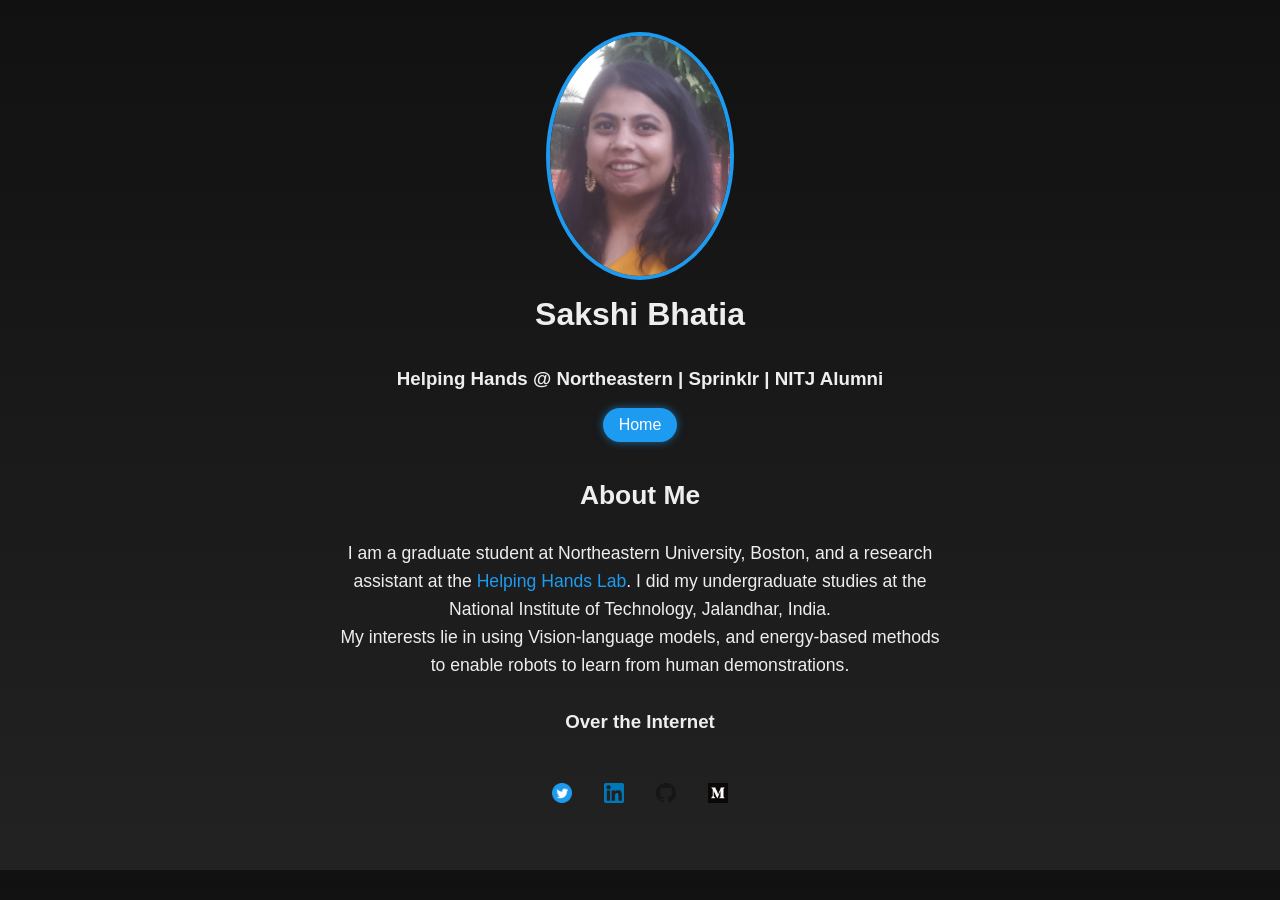
<file: about.html>
<!DOCTYPE html>
<html lang="en">
<head>
  <meta charset="UTF-8" />
  <meta name="viewport" content="width=device-width, initial-scale=1.0"/>
  <title>Sakshi About</title>
  <link rel="stylesheet" href="aboutme.css" />
</head>
<body>
  <header class="header">
    <div class="container">
      <img src="images/small.jpeg" alt="Profile" height="200" class="avatar"/>
      <h1>Sakshi Bhatia</h1>
      <h3>Helping Hands @ Northeastern | Sprinklr | NITJ Alumni </h3>
      <nav class="nav">
        <a class="nav-link active" href="index.html">Home</a>
        <!-- <a class="nav-link" href="#">Read Recommendations</a>
        <a class="nav-link" href="#">Research</a> -->
      </nav>
    </div>
  </header>

  <section class="about">
    <h2>About Me</h2>
    I am a graduate student at Northeastern University, Boston, and a research assistant at the
            <a href="https://www2.ccs.neu.edu/research/helpinghands/" text-decoration: none;">
            Helping Hands Lab</a>.
            I did my undergraduate studies at the National Institute of Technology, Jalandhar, India.
            <br>
            My interests lie in using Vision-language models, and energy-based methods to enable robots to learn 
            from human demonstrations.
  </section>

  <center>
    <h3>Over the Internet</h3>
    <table cellspacing="30">
    <tr>
        <td><a href="https://twitter.com/SakshiB79"><img class="zoom" src="images/Twitter.png" alt="Twitter" height="20" width="20"></a></td>
        <td><a href="https://www.linkedin.com/in/sakshi-bhatia-sb/"> <img class="zoom" src="images/linkedin.png" alt="Linkedin" height="20" width="20"> </a></td>
        <td><a href="https://github.com/sakshi79"> <img class="zoom" src="images/GitHub.png" alt="Github" height="20" width="20"> </a></td>
        <td><a href="https://medium.com/@sakshi77"> <img class="zoom" src="images/medium.png" alt="Medium" height="20" width="20"> </a></td>
    </tr>
    </table>
</center>
</body>
</html>
</file>
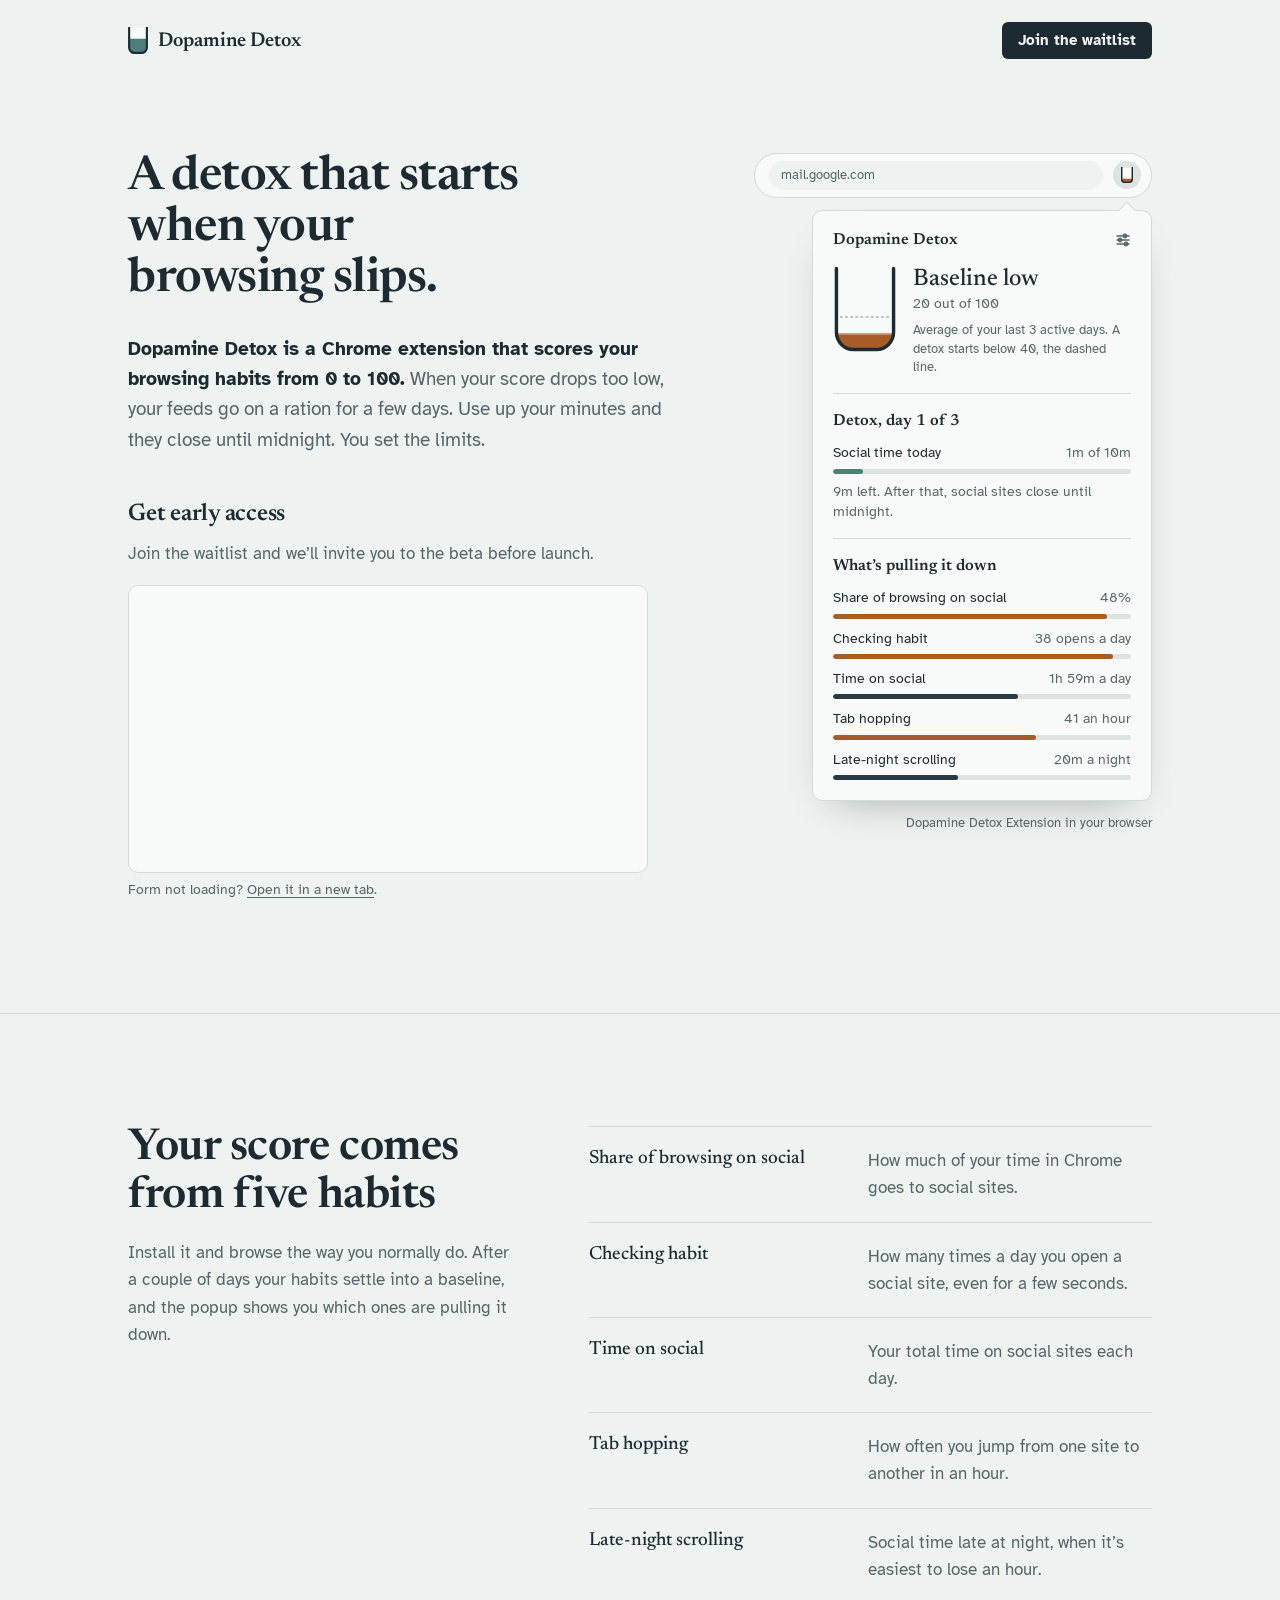
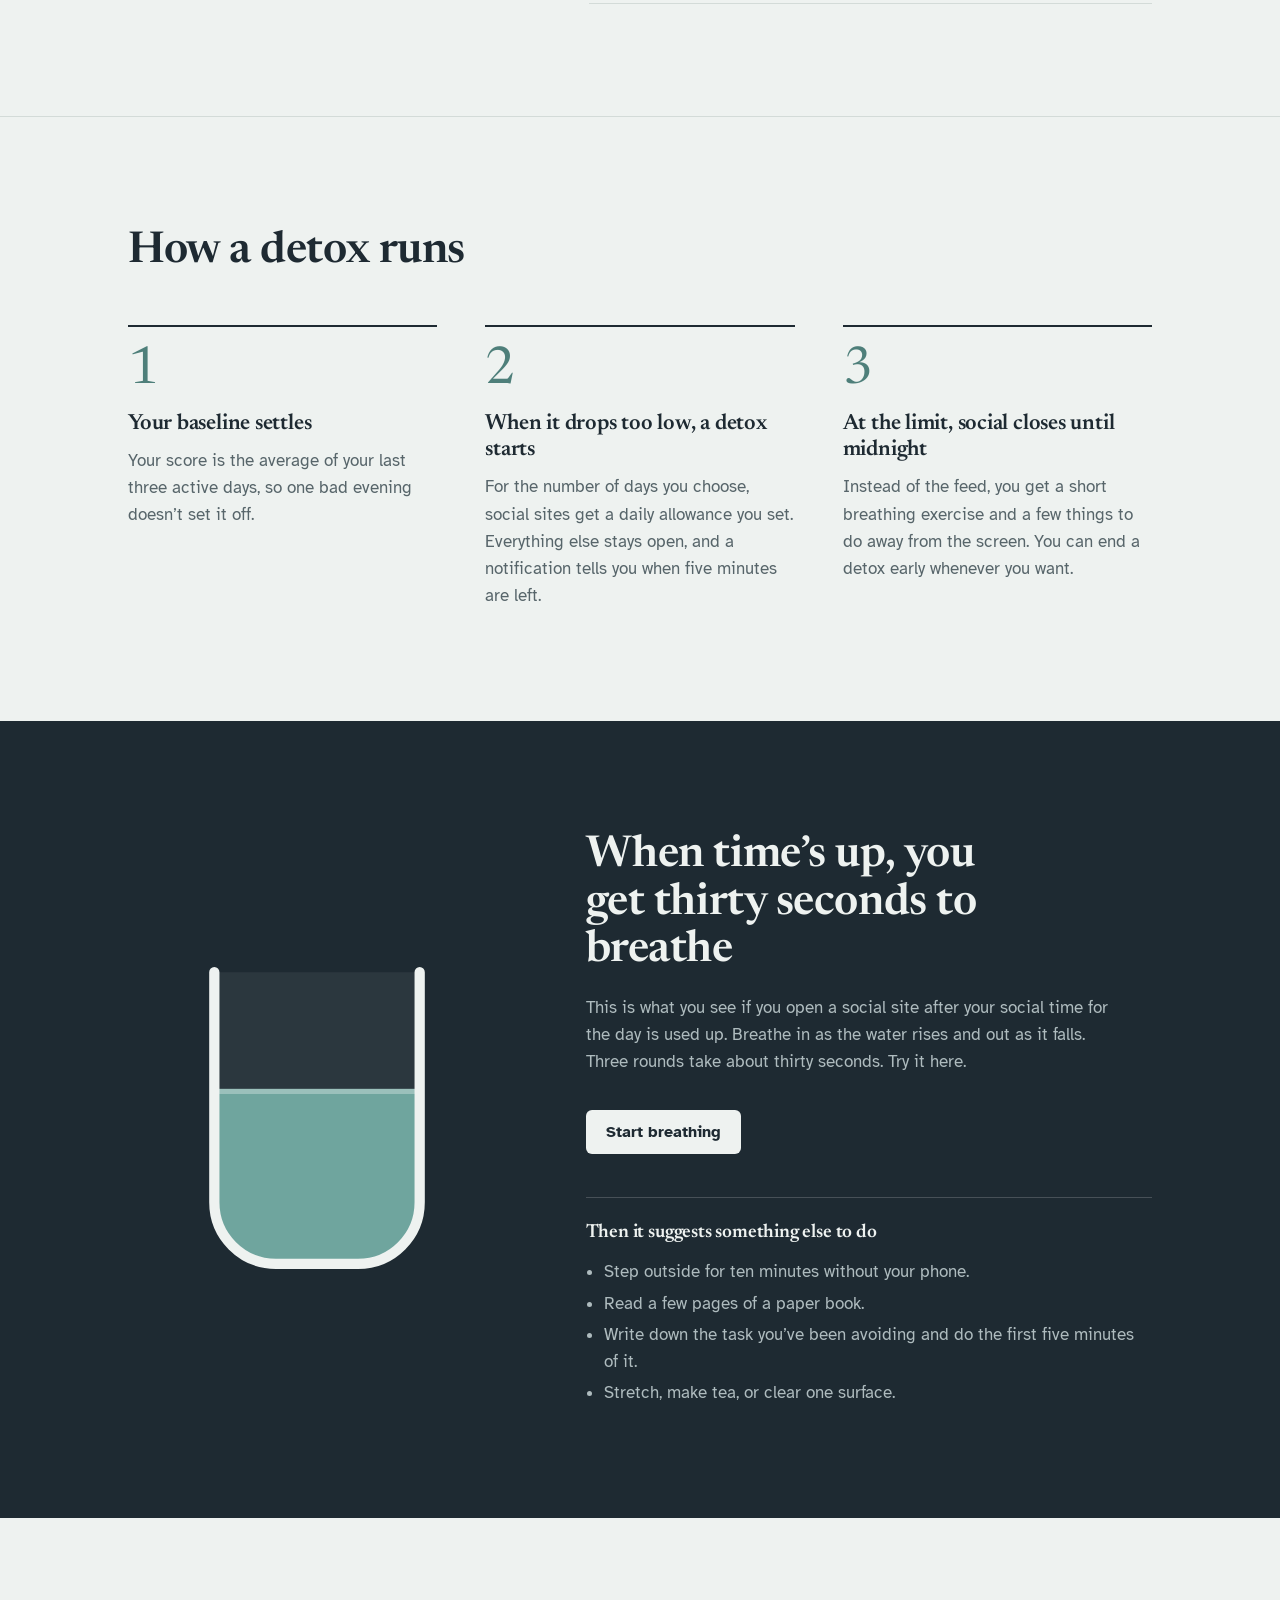
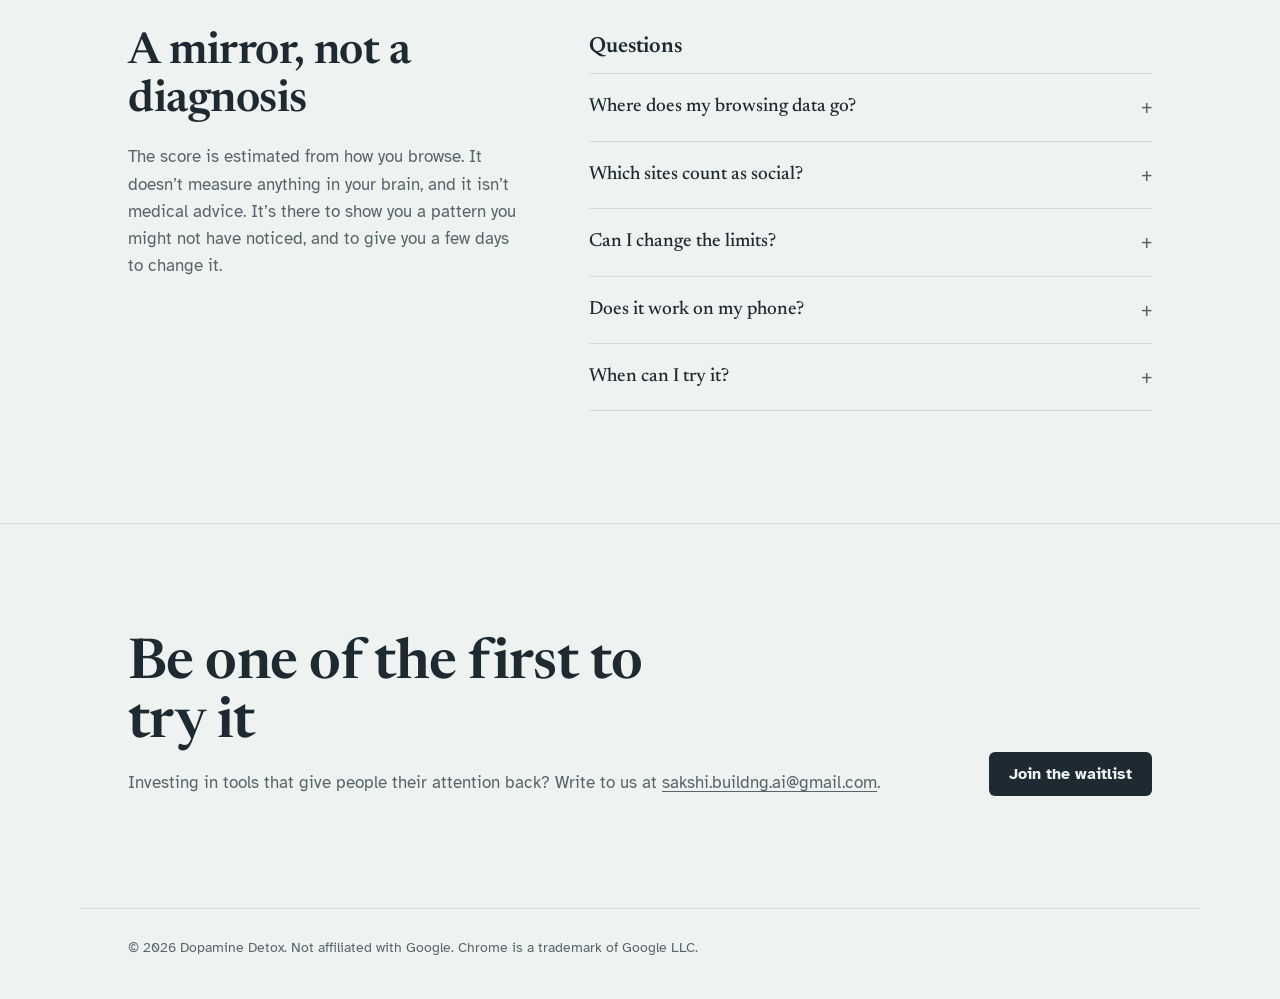
<file: dopamine_detox.html>
<!DOCTYPE html>
<html lang="en">
<head>
<!--
  BEFORE YOU PUBLISH, EDIT THESE (search for "TODO"):
  1. TALLY_FORM_ID near the bottom of this file: paste the ID from your Tally share link
     (https://tally.so/r/abc123  ->  "abc123").
  2. Optional: og:image below, once you have a preview image hosted (1200x627 works well on LinkedIn).
-->
<meta charset="utf-8">
<meta name="viewport" content="width=device-width, initial-scale=1">
<title>Dopamine Detox: a reset for your browsing habits</title>
<meta name="description" content="A Chrome extension that scores your browsing habits and limits social media for a few days when they slip. Join the waitlist.">
<meta property="og:title" content="Dopamine Detox: a reset for your browsing habits">
<meta property="og:description" content="A Chrome extension that scores your browsing habits and steps in when they slip. Join the waitlist for early access.">
<meta property="og:type" content="website">
<!-- TODO (optional): <meta property="og:image" content="https://YOUR-USERNAME.github.io/YOUR-REPO/preview.png"> -->
<link rel="icon" href="data:image/svg+xml,%3Csvg xmlns='http://www.w3.org/2000/svg' viewBox='0 0 112 152'%3E%3CclipPath id='c'%3E%3Cpath d='M6 4V116A30 30 0 0 0 36 146H76A30 30 0 0 0 106 116V4Z'/%3E%3C/clipPath%3E%3Cpath d='M6 4V116A30 30 0 0 0 36 146H76A30 30 0 0 0 106 116V4Z' fill='%23F8FAF9'/%3E%3Crect clip-path='url(%23c)' x='0' y='70' width='112' height='90' fill='%234E7F7A'/%3E%3Cpath d='M6 4V116A30 30 0 0 0 36 146H76A30 30 0 0 0 106 116V4' fill='none' stroke='%231E2A32' stroke-width='10'/%3E%3C/svg%3E">
<link rel="preconnect" href="https://fonts.googleapis.com">
<link rel="preconnect" href="https://fonts.gstatic.com" crossorigin>
<link href="https://fonts.googleapis.com/css2?family=Atkinson+Hyperlegible:wght@400;700&family=Newsreader:opsz,wght@6..72,500;6..72,600&display=swap" rel="stylesheet">
<style>
  :root {
    --bg: #EEF2F0;
    --surface: #F8FAF9;
    --ink: #1E2A32;
    --muted: #57656A;
    --rule: #D3DBD8;
    --track: #DCE3E0;
    --water: #4E7F7A;
    --copper: #A95C27;
    --steady: #2A3A44;
    --deep: #1E2A32;
    --on-deep: #EEF2F0;
    --on-deep-muted: #AEBBBE;
    --deep-water: #6FA59E;
    --serif: "Newsreader", Georgia, "Times New Roman", serif;
    --sans: "Atkinson Hyperlegible", system-ui, -apple-system, "Segoe UI", sans-serif;
    color-scheme: light;
  }
  @media (prefers-color-scheme: dark) {
    :root {
      --bg: #162024;
      --surface: #1D292E;
      --ink: #E4EBE8;
      --muted: #9DACB0;
      --rule: #2D3B41;
      --track: #2D3B41;
      --water: #6FA59E;
      --copper: #D58C57;
      --steady: #B9C7CB;
      --deep: #203E3A;
      --on-deep: #EAF1EF;
      --on-deep-muted: #A9C2BE;
      --deep-water: #8BBDB6;
      color-scheme: dark;
    }
  }

  *, *::before, *::after { box-sizing: border-box; }
  html { -webkit-text-size-adjust: 100%; scroll-behavior: smooth; }
  @media (prefers-reduced-motion: reduce) { html { scroll-behavior: auto; } }
  body {
    margin: 0;
    background: var(--bg);
    color: var(--ink);
    font-family: var(--sans);
    font-size: 1.0625rem;
    line-height: 1.6;
  }
  img, svg { max-width: 100%; }
  a { color: inherit; text-underline-offset: 3px; }
  :focus-visible { outline: 3px solid var(--water); outline-offset: 3px; border-radius: 4px; }
  h1, h2, h3 { font-family: var(--serif); font-weight: 600; margin: 0; letter-spacing: -0.01em; }
  p { margin: 0; }

  .wrap { max-width: 1120px; margin-inline: auto; padding-inline: clamp(20px, 5vw, 48px); }
  .band { padding-block: clamp(64px, 9vw, 112px); }
  .band--ruled { border-top: 1px solid var(--rule); }

  .btn {
    display: inline-block;
    font: 700 1rem/1 var(--sans);
    padding: 14px 20px;
    border-radius: 6px;
    border: 0;
    background: var(--ink);
    color: var(--bg);
    text-decoration: none;
    cursor: pointer;
  }
  .btn:hover { opacity: .9; }

  .todo {
    background: #FFF1B8;
    color: #3B2F00;
    outline: 2px dashed #C9A100;
    outline-offset: 2px;
    padding: 0 4px;
    border-radius: 3px;
  }

  /* Header */
  .site-head { display: flex; align-items: center; justify-content: space-between; gap: 16px; padding-block: 22px; }
  .brand { display: flex; align-items: center; gap: 10px; font-family: var(--serif); font-weight: 600; font-size: 1.25rem; text-decoration: none; }
  .brand svg { width: 20px; height: 27px; }
  .site-head .btn { padding: 11px 16px; font-size: .9375rem; }

  /* Vessel parts, shared */
  .v-glass { fill: var(--surface); }
  .v-line { fill: none; stroke: var(--ink); stroke-linecap: round; stroke-linejoin: round; }
  .v-dash { stroke: var(--ink); stroke-dasharray: 5 4; opacity: .5; }
  .v-low { fill: var(--copper); }
  .v-water { fill: var(--water); }
  .v-shine { fill: #fff; opacity: .3; }

  /* Hero */
  .hero { display: grid; gap: clamp(48px, 7vw, 88px); padding-block: clamp(32px, 6vw, 72px) clamp(64px, 9vw, 112px); }
  @media (min-width: 920px) { .hero { grid-template-columns: minmax(0, 1.15fr) minmax(0, .85fr); align-items: start; } }
  .hero h1 { font-size: clamp(2.2rem, 4.2vw, 3rem); line-height: 1.06; }
  .hero h1 span { text-wrap: balance; }
  .hero h1 span { display: block; }
  .hero-lede { margin-top: 28px; font-size: 1.1875rem; max-width: 34em; color: var(--muted); }
  .hero-lede strong { color: var(--ink); font-weight: 700; }

  .join { margin-top: 40px; max-width: 520px; scroll-margin-top: 24px; }
  .join h2 { font-size: 1.5rem; }
  .join > p { margin-top: 6px; color: var(--muted); }
  /* The form panel stays light in dark mode so Tally's default dark text stays readable. */
  .form-panel {
    margin-top: 18px;
    background: #F8FAF9;
    color: #1E2A32;
    border: 1px solid #D3DBD8;
    border-radius: 10px;
    padding: 18px 18px 8px;
    min-height: 120px;
  }
  .form-panel iframe { display: block; width: 100%; border: 0; }
  .form-fallback { margin-top: 10px; font-size: .875rem; color: var(--muted); }
  .form-setup { font-size: .9375rem; line-height: 1.5; padding-bottom: 10px; }
  .form-setup code { font-size: .875rem; }

  /* Browser-popup replica */
  .demo { margin: 0; justify-self: stretch; }
  @media (min-width: 920px) { .demo { justify-self: end; width: 100%; max-width: 400px; } }
  .chrome-bar {
    display: flex; align-items: center; gap: 10px;
    background: var(--surface);
    border: 1px solid var(--rule);
    border-radius: 999px;
    padding: 7px 10px 7px 14px;
  }
  .chrome-bar .omni { flex: 1; font-size: .8125rem; color: var(--muted); background: var(--bg); border-radius: 999px; padding: 4px 12px; overflow: hidden; white-space: nowrap; text-overflow: ellipsis; }
  .chrome-bar .ext { width: 28px; height: 28px; display: grid; place-items: center; border-radius: 50%; background: var(--track); }
  .chrome-bar .ext svg { width: 12px; height: 16px; }
  .pop {
    position: relative;
    margin: 12px 0 0 auto;
    width: min(100%, 340px);
    background: var(--surface);
    border: 1px solid var(--rule);
    border-radius: 10px;
    padding: 18px 20px 20px;
    font-size: .875rem;
    line-height: 1.45;
    box-shadow: 0 18px 40px -24px rgba(30, 42, 50, .45);
  }
  .pop::before {
    content: "";
    position: absolute; top: -7px; right: 18px;
    width: 12px; height: 12px;
    background: var(--surface);
    border-left: 1px solid var(--rule); border-top: 1px solid var(--rule);
    transform: rotate(45deg);
  }
  .pop-head { display: flex; justify-content: space-between; align-items: center; font-family: var(--serif); font-weight: 600; font-size: 1rem; }
  .pop-head svg { width: 16px; height: 16px; stroke: var(--muted); fill: none; stroke-width: 1.6; stroke-linecap: round; }
  .pop-score { display: grid; grid-template-columns: 64px 1fr; gap: 16px; margin-top: 14px; }
  .pop-score svg { width: 64px; height: 87px; }
  .pop-big { font-family: var(--serif); font-size: 1.5rem; line-height: 1.1; font-weight: 500; }
  .pop-sub { color: var(--muted); margin-top: 2px; }
  .pop-note { color: var(--muted); font-size: .8125rem; margin-top: 6px; }
  .pop hr { border: 0; border-top: 1px solid var(--rule); margin: 16px 0; }
  .pop-h { font-family: var(--serif); font-weight: 600; font-size: 1rem; margin-bottom: 8px; }
  .meter { display: flex; justify-content: space-between; gap: 12px; margin-top: 10px; }
  .meter span:last-child { color: var(--muted); white-space: nowrap; }
  .bar { height: 5px; border-radius: 3px; background: var(--track); margin-top: 5px; overflow: hidden; }
  .bar i { display: block; height: 100%; width: var(--w); background: var(--c, var(--copper)); border-radius: 3px; }
  .pop-small { color: var(--muted); margin-top: 8px; }
  .demo figcaption { margin-top: 12px; font-size: .8125rem; color: var(--muted); text-align: right; }

  /* Habits */
  .split { display: grid; gap: 40px; }
  @media (min-width: 880px) { .split { grid-template-columns: minmax(0, .9fr) minmax(0, 1.3fr); gap: 72px; } }
  .split h2 { font-size: clamp(2rem, 4vw, 2.75rem); line-height: 1.08; max-width: 14ch; }
  .split .intro { margin-top: 18px; color: var(--muted); max-width: 30em; }
  .habits { margin: 0; }
  .habits div { padding-block: 20px; border-top: 1px solid var(--rule); display: grid; gap: 4px; }
  .habits div:last-child { border-bottom: 1px solid var(--rule); }
  @media (min-width: 600px) { .habits div { grid-template-columns: 15em 1fr; gap: 24px; } }
  .habits dt { font-family: var(--serif); font-size: 1.1875rem; font-weight: 500; line-height: 1.3; }
  .habits dd { margin: 0; color: var(--muted); }

  /* Steps */
  .steps-head { font-size: clamp(2rem, 4vw, 2.75rem); line-height: 1.08; }
  .steps { list-style: none; margin: 48px 0 0; padding: 0; display: grid; gap: 40px; counter-reset: step; }
  @media (min-width: 880px) { .steps { grid-template-columns: repeat(3, minmax(0, 1fr)); gap: 48px; } }
  .steps li { counter-increment: step; border-top: 2px solid var(--ink); padding-top: 18px; }
  .steps li::before { content: counter(step); display: block; font-family: var(--serif); font-size: 3.25rem; line-height: 1; color: var(--water); margin-bottom: 14px; }
  .steps h3 { font-size: 1.375rem; line-height: 1.2; }
  .steps p { margin-top: 10px; color: var(--muted); max-width: 30em; }

  /* Breathing */
  .breath { background: var(--deep); color: var(--on-deep); }
  .breath .v-glass { fill: rgba(255, 255, 255, .06); }
  .breath .v-line { stroke: var(--on-deep); }
  .breath .v-water { fill: var(--deep-water); }
  .breath-grid { display: grid; gap: 48px; align-items: center; }
  @media (min-width: 880px) { .breath-grid { grid-template-columns: minmax(0, .8fr) minmax(0, 1.2fr); gap: 80px; } }
  .breath-vessel { display: grid; justify-items: center; }
  .breath-vessel svg { width: clamp(150px, 22vw, 230px); height: auto; overflow: visible; }
  #breathWater { transition: transform 5s cubic-bezier(.45, 0, .55, 1); }
  @media (prefers-reduced-motion: reduce) { #breathWater { transition: none; } }
  .breath h2 { font-size: clamp(2rem, 4vw, 2.75rem); line-height: 1.08; max-width: 16ch; }
  .breath p { color: var(--on-deep-muted); }
  .breath .lead { margin-top: 18px; max-width: 32em; }
  .breath-controls { margin-top: 28px; display: flex; flex-wrap: wrap; align-items: center; gap: 12px 24px; }
  .breath .btn { background: var(--on-deep); color: var(--deep); }
  .breath :focus-visible { outline-color: var(--on-deep); }
  .cue { font-family: var(--serif); font-size: 1.75rem; line-height: 1.2; min-height: 1.2em; color: var(--on-deep); }
  .round { font-size: .9375rem; color: var(--on-deep-muted); min-height: 1.6em; }
  .instead { margin-top: 36px; padding-top: 20px; border-top: 1px solid rgba(255, 255, 255, .18); }
  .instead h3 { font-size: 1.1875rem; }
  .instead ul { margin: 10px 0 0; padding-left: 1.1em; color: var(--on-deep-muted); }
  .instead li + li { margin-top: 4px; }

  /* Honesty + questions */
  .mirror p { margin-top: 18px; color: var(--muted); max-width: 30em; }
  .faq h3 { font-size: 1.375rem; margin-bottom: 8px; }
  .faq details { border-top: 1px solid var(--rule); }
  .faq details:last-of-type { border-bottom: 1px solid var(--rule); }
  .faq summary {
    list-style: none; cursor: pointer;
    display: flex; justify-content: space-between; gap: 16px;
    padding-block: 18px;
    font-family: var(--serif); font-size: 1.1875rem; font-weight: 500;
  }
  .faq summary::-webkit-details-marker { display: none; }
  .faq summary::after { content: "+"; font-family: var(--sans); color: var(--muted); }
  .faq details[open] summary::after { content: "\2212"; }
  .faq details p { padding-bottom: 20px; color: var(--muted); max-width: 36em; }

  /* Closing */
  .closing { display: grid; gap: 24px; }
  @media (min-width: 880px) { .closing { grid-template-columns: 1fr auto; align-items: end; } }
  .closing h2 { font-size: clamp(2.2rem, 5vw, 3.5rem); line-height: 1.04; max-width: 15ch; }
  .closing p { margin-top: 16px; color: var(--muted); }
  .site-foot { padding-block: 28px 40px; border-top: 1px solid var(--rule); font-size: .875rem; color: var(--muted); }
</style>
</head>
<body>

<header class="wrap site-head">
  <a class="brand" href="#top" id="top">
    <svg viewBox="0 0 112 152" aria-hidden="true">
      <clipPath id="clip-logo"><path d="M6 4V116A30 30 0 0 0 36 146H76A30 30 0 0 0 106 116V4Z"/></clipPath>
      <path class="v-glass" d="M6 4V116A30 30 0 0 0 36 146H76A30 30 0 0 0 106 116V4Z"/>
      <rect class="v-water" clip-path="url(#clip-logo)" x="0" y="66" width="112" height="90"/>
      <path class="v-line" stroke-width="12" d="M6 4V116A30 30 0 0 0 36 146H76A30 30 0 0 0 106 116V4"/>
    </svg>
    Dopamine Detox
  </a>
  <a class="btn" href="#join">Join the waitlist</a>
</header>

<main>
  <section class="wrap hero">
    <div>
      <h1><span>A detox that starts</span> <span>when your browsing slips.</span></h1>
      <p class="hero-lede"><strong>Dopamine Detox is a Chrome extension that scores your browsing habits from 0 to 100.</strong> When your score drops too low, your feeds go on a ration for a few days. Use up your minutes and they close until midnight. You set the limits.</p>

      <div class="join" id="join">
        <h2>Get early access</h2>
        <p>Join the waitlist and we’ll invite you to the beta before launch.</p>
        <div class="form-panel" id="formPanel">
          <div class="form-setup" id="formSetup">
            <span class="todo"><strong>Your waitlist form goes here.</strong> Open <code>index.html</code>, find <code>TALLY_FORM_ID</code> near the bottom, and paste your Tally form ID.</span>
          </div>
        </div>
        <p class="form-fallback" id="formFallback" hidden>Form not loading? <a id="formLink" href="#" target="_blank" rel="noopener">Open it in a new tab</a>.</p>
      </div>
    </div>

    <figure class="demo" aria-label="The Dopamine Detox popup, showing a baseline of 20 out of 100 on day 1 of a detox">
      <div aria-hidden="true">
        <div class="chrome-bar">
          <span class="omni">mail.google.com</span>
          <span class="ext">
            <svg viewBox="0 0 112 152">
              <clipPath id="clip-ext"><path d="M6 4V116A30 30 0 0 0 36 146H76A30 30 0 0 0 106 116V4Z"/></clipPath>
              <path class="v-glass" d="M6 4V116A30 30 0 0 0 36 146H76A30 30 0 0 0 106 116V4Z"/>
              <rect class="v-low" clip-path="url(#clip-ext)" x="0" y="112" width="112" height="44"/>
              <path class="v-line" stroke-width="14" d="M6 4V116A30 30 0 0 0 36 146H76A30 30 0 0 0 106 116V4"/>
            </svg>
          </span>
        </div>
        <div class="pop">
          <div class="pop-head">
            Dopamine Detox
            <svg viewBox="0 0 16 16"><path d="M2 4h12M2 8h12M2 12h12"/><circle cx="10" cy="4" r="1.6"/><circle cx="5" cy="8" r="1.6"/><circle cx="11" cy="12" r="1.6"/></svg>
          </div>
          <div class="pop-score">
            <svg viewBox="0 0 112 152">
              <clipPath id="clip-pop"><path d="M6 4V116A30 30 0 0 0 36 146H76A30 30 0 0 0 106 116V4Z"/></clipPath>
              <path class="v-glass" d="M6 4V116A30 30 0 0 0 36 146H76A30 30 0 0 0 106 116V4Z"/>
              <g clip-path="url(#clip-pop)">
                <rect class="v-low" x="0" y="117.6" width="112" height="40"/>
                <rect class="v-shine" x="0" y="117.6" width="112" height="3"/>
              </g>
              <line class="v-dash" x1="12" x2="100" y1="89.2" y2="89.2" stroke-width="2"/>
              <path class="v-line" stroke-width="6" d="M6 4V116A30 30 0 0 0 36 146H76A30 30 0 0 0 106 116V4"/>
            </svg>
            <div>
              <p class="pop-big">Baseline low</p>
              <p class="pop-sub">20 out of 100</p>
              <p class="pop-note">Average of your last 3 active days. A detox starts below 40, the dashed line.</p>
            </div>
          </div>
          <hr>
          <p class="pop-h">Detox, day 1 of 3</p>
          <div class="meter"><span>Social time today</span><span>1m of 10m</span></div>
          <div class="bar"><i style="--w: 10%; --c: var(--water)"></i></div>
          <p class="pop-small">9m left. After that, social sites close until midnight.</p>
          <hr>
          <p class="pop-h">What’s pulling it down</p>
          <div class="meter"><span>Share of browsing on social</span><span>48%</span></div>
          <div class="bar"><i style="--w: 92%"></i></div>
          <div class="meter"><span>Checking habit</span><span>38 opens a day</span></div>
          <div class="bar"><i style="--w: 94%"></i></div>
          <div class="meter"><span>Time on social</span><span>1h 59m a day</span></div>
          <div class="bar"><i style="--w: 62%; --c: var(--steady)"></i></div>
          <div class="meter"><span>Tab hopping</span><span>41 an hour</span></div>
          <div class="bar"><i style="--w: 68%"></i></div>
          <div class="meter"><span>Late-night scrolling</span><span>20m a night</span></div>
          <div class="bar"><i style="--w: 42%; --c: var(--steady)"></i></div>
        </div>
      </div>
      <figcaption>Dopamine Detox Extension in your browser</figcaption>
    </figure>
  </section>

  <section class="band band--ruled">
    <div class="wrap split">
      <div>
        <h2>Your score comes from five habits</h2>
        <p class="intro">Install it and browse the way you normally do. After a couple of days your habits settle into a baseline, and the popup shows you which ones are pulling it down.</p>
      </div>
      <dl class="habits">
        <div><dt>Share of browsing on social</dt><dd>How much of your time in Chrome goes to social sites.</dd></div>
        <div><dt>Checking habit</dt><dd>How many times a day you open a social site, even for a few seconds.</dd></div>
        <div><dt>Time on social</dt><dd>Your total time on social sites each day.</dd></div>
        <div><dt>Tab hopping</dt><dd>How often you jump from one site to another in an hour.</dd></div>
        <div><dt>Late-night scrolling</dt><dd>Social time late at night, when it’s easiest to lose an hour.</dd></div>
      </dl>
    </div>
  </section>

  <section class="band band--ruled">
    <div class="wrap">
      <h2 class="steps-head">How a detox runs</h2>
      <ol class="steps">
        <li>
          <h3>Your baseline settles</h3>
          <p>Your score is the average of your last three active days, so one bad evening doesn’t set it off.</p>
        </li>
        <li>
          <h3>When it drops too low, a detox starts</h3>
          <p>For the number of days you choose, social sites get a daily allowance you set. Everything else stays open, and a notification tells you when five minutes are left.</p>
        </li>
        <li>
          <h3>At the limit, social closes until midnight</h3>
          <p>Instead of the feed, you get a short breathing exercise and a few things to do away from the screen. You can end a detox early whenever you want.</p>
        </li>
      </ol>
    </div>
  </section>

  <section class="band breath" aria-labelledby="breath-title">
    <div class="wrap breath-grid">
      <div class="breath-vessel">
        <svg viewBox="0 0 112 152" aria-hidden="true">
          <clipPath id="clip-breath"><path d="M6 4V116A30 30 0 0 0 36 146H76A30 30 0 0 0 106 116V4Z"/></clipPath>
          <path class="v-glass" d="M6 4V116A30 30 0 0 0 36 146H76A30 30 0 0 0 106 116V4Z"/>
          <g clip-path="url(#clip-breath)">
            <g id="breathWater" style="transform: translateY(56.8px)">
              <rect class="v-water" x="0" y="4" width="112" height="160"/>
              <rect class="v-shine" x="0" y="4" width="112" height="2.5"/>
            </g>
          </g>
          <path class="v-line" stroke-width="5" d="M6 4V116A30 30 0 0 0 36 146H76A30 30 0 0 0 106 116V4"/>
        </svg>
      </div>
      <div>
        <h2 id="breath-title">When time’s up, you get thirty seconds to breathe</h2>
        <p class="lead">This is what you see if you open a social site after your social time for the day is used up. Breathe in as the water rises and out as it falls. Three rounds take about thirty seconds. Try it here.</p>
        <div class="breath-controls">
          <button class="btn" id="breathBtn" type="button">Start breathing</button>
          <div>
            <p class="cue" id="cue" aria-live="polite"></p>
            <p class="round" id="round"></p>
          </div>
        </div>
        <div class="instead">
          <h3>Then it suggests something else to do</h3>
          <ul>
            <li>Step outside for ten minutes without your phone.</li>
            <li>Read a few pages of a paper book.</li>
            <li>Write down the task you’ve been avoiding and do the first five minutes of it.</li>
            <li>Stretch, make tea, or clear one surface.</li>
          </ul>
        </div>
      </div>
    </div>
  </section>

  <section class="band">
    <div class="wrap split">
      <div class="mirror">
        <h2>A mirror, not a diagnosis</h2>
        <p>The score is estimated from how you browse. It doesn’t measure anything in your brain, and it isn’t medical advice. It’s there to show you a pattern you might not have noticed, and to give you a few days to change it.</p>
      </div>
      <div class="faq">
        <h3>Questions</h3>
        <details>
          <summary>Where does my browsing data go?</summary>
          <p>It stays in your browser. Nothing is sent anywhere, and only site names and time totals are kept, never full web addresses or what’s on the page. Older days are deleted automatically.</p>
        </details>
        <details>
          <summary>Which sites count as social?</summary>
          <p>Sites like Instagram, TikTok and YouTube. The dashboard marks each social site with a dot, so you can always see what’s being counted.</p>
        </details>
        <details>
          <summary>Can I change the limits?</summary>
          <p>Yes. You choose how low your score has to drop before a detox starts, how much social time you get each day, and how many days a detox lasts. You can also edit which sites count as social.</p>
        </details>
        <details>
          <summary>Does it work on my phone?</summary>
          <p>Not yet, but an Android app is coming soon to the Play Store. For now, it’s a Chrome extension for desktop and laptop computers.</p>
        </details>
        <details>
          <summary>When can I try it?</summary>
          <p>Soon. We’ll invite people from the waitlist to the beta first.</p>
        </details>
      </div>
    </div>
  </section>

  <section class="band band--ruled">
    <div class="wrap closing">
      <div>
        <h2>Be one of the first to try it</h2>
        <p>Investing in tools that give people their attention back? Write to us at <a href="mailto:sakshi.buildng.ai@gmail.com">sakshi.buildng.ai@gmail.com</a>.</p>
      </div>
      <a class="btn" href="#join">Join the waitlist</a>
    </div>
  </section>
</main>

<footer class="wrap site-foot">
  © 2026 Dopamine Detox. Not affiliated with Google. Chrome is a trademark of Google LLC.
</footer>

<script>
 
  const TALLY_FORM_ID = "X5rkrd";

  (function setUpForm() {
    if (!TALLY_FORM_ID) return;
    const panel = document.getElementById("formPanel");
    document.getElementById("formSetup").remove();

    const frame = document.createElement("iframe");
    frame.dataset.tallySrc = "https://tally.so/embed/" + encodeURIComponent(TALLY_FORM_ID) +
      "?alignLeft=1&hideTitle=1&transparentBackground=1&dynamicHeight=1";
    frame.loading = "lazy";
    frame.height = "260";
    frame.title = "Join the Dopamine Detox waitlist";
    panel.appendChild(frame);

    const link = document.getElementById("formLink");
    link.href = "https://tally.so/r/" + encodeURIComponent(TALLY_FORM_ID);
    document.getElementById("formFallback").hidden = false;

    const loadFrames = () => {
      if (typeof Tally !== "undefined") { Tally.loadEmbeds(); }
      else { document.querySelectorAll("iframe[data-tally-src]:not([src])").forEach(f => { f.src = f.dataset.tallySrc; }); }
    };
    const s = document.createElement("script");
    s.src = "https://tally.so/widgets/embed.js";
    s.onload = loadFrames;
    s.onerror = loadFrames;
    document.body.appendChild(s);
  })();

  /* Breathing demo: three rounds, five seconds in and five seconds out. */
  (function setUpBreathing() {
    const water = document.getElementById("breathWater");
    const btn = document.getElementById("breathBtn");
    const cue = document.getElementById("cue");
    const round = document.getElementById("round");
    const reduceMotion = window.matchMedia("(prefers-reduced-motion: reduce)").matches;
    const REST = 0.6, HIGH = 0.88, LOW = 0.14, HALF = 5000, ROUNDS = 3;
    let timers = [];
    let running = false;

    const setLevel = level => {
      if (reduceMotion) return;
      water.style.transform = "translateY(" + ((1 - level) * 142).toFixed(1) + "px)";
    };
    const clearTimers = () => { timers.forEach(clearTimeout); timers = []; };
    const at = (ms, fn) => timers.push(setTimeout(fn, ms));

    function stop(message) {
      clearTimers();
      running = false;
      btn.textContent = message ? "Breathe again" : "Start breathing";
      cue.textContent = message || "";
      round.textContent = "";
      setLevel(REST);
    }

    function start() {
      running = true;
      btn.textContent = "Stop";
      let t = 0;
      for (let r = 1; r <= ROUNDS; r++) {
        at(t, () => { cue.textContent = "Breathe in"; round.textContent = "Round " + r + " of " + ROUNDS; setLevel(HIGH); });
        t += HALF;
        at(t, () => { cue.textContent = "Breathe out"; setLevel(LOW); });
        t += HALF;
      }
      at(t, () => stop("That’s thirty seconds."));
    }

    btn.addEventListener("click", () => (running ? stop() : start()));
  })();
</script>
</body>
</html>
</file>
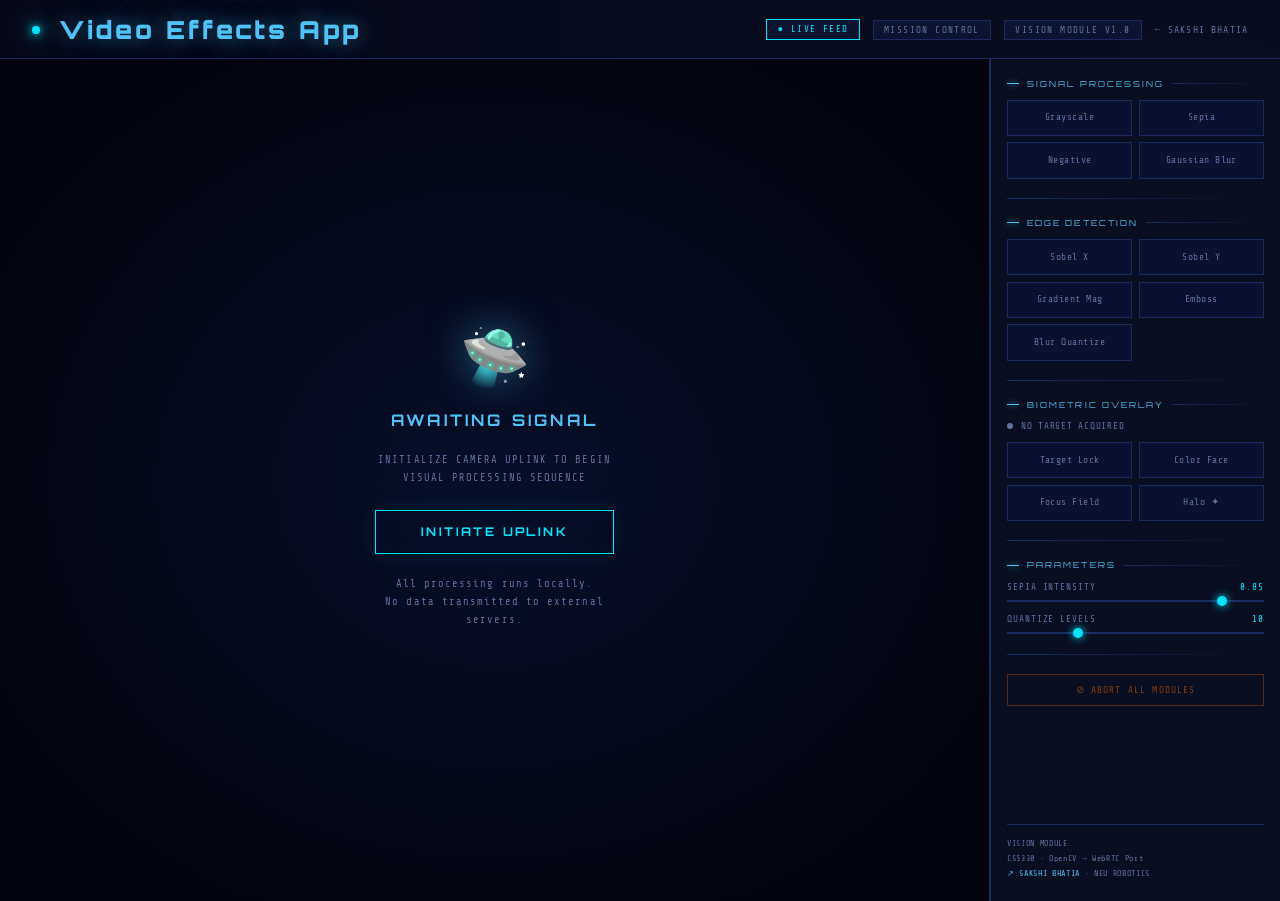
<file: faceapp.html>
<!DOCTYPE html>
<html lang="en">
<head>
<meta charset="UTF-8">
<meta name="viewport" content="width=device-width, initial-scale=1.0">
<title>Real Effects — Mission Control</title>
<link href="https://fonts.googleapis.com/css2?family=Orbitron:wght@400;600;700;900&family=Share+Tech+Mono&display=swap" rel="stylesheet">
<style>
  :root {
    --bg: #03040e;
    --surface: #060818;
    --panel: #080d1f;
    --border: #1a2a5e;
    --border-bright: #2a4aae;
    --accent: #4fc3f7;       /* mission blue — matches her nav glow */
    --accent-glow: #1565c0;
    --accent2: #7c4dff;      /* deep purple */
    --accent3: #00e5ff;      /* cyan telemetry */
    --accent-warm: #ff6d00;  /* engine orange */
    --text: #c8d8ff;
    --text-dim: #6070a0;
    --card: #0a1030;
    --star: #ffffff;
  }

  * { margin: 0; padding: 0; box-sizing: border-box; }

  body {
    background: var(--bg);
    color: var(--text);
    font-family: 'Share Tech Mono', monospace;
    min-height: 100vh;
    overflow-x: hidden;
  }

  /* ── Animated star field ─────────────────────────────────────── */
  #starfield {
    position: fixed;
    inset: 0;
    pointer-events: none;
    z-index: 0;
    overflow: hidden;
  }
  .star {
    position: absolute;
    border-radius: 50%;
    background: var(--star);
    animation: twinkle var(--dur, 3s) infinite ease-in-out;
    opacity: 0;
  }
  @keyframes twinkle {
    0%, 100% { opacity: 0; transform: scale(0.8); }
    50%       { opacity: var(--max-op, 0.8); transform: scale(1.2); }
  }

  /* Nebula gradient wash */
  body::after {
    content: '';
    position: fixed;
    inset: 0;
    background:
      radial-gradient(ellipse 60% 40% at 80% 20%, rgba(124,77,255,0.07) 0%, transparent 70%),
      radial-gradient(ellipse 40% 60% at 10% 80%, rgba(79,195,247,0.06) 0%, transparent 70%),
      radial-gradient(ellipse 50% 30% at 50% 100%, rgba(21,101,192,0.08) 0%, transparent 60%);
    pointer-events: none;
    z-index: 0;
  }

  /* ── Header ──────────────────────────────────────────────────── */
  header {
    position: relative;
    z-index: 10;
    padding: 1.1rem 2rem 1rem;
    border-bottom: 1px solid var(--border);
    background: linear-gradient(90deg, rgba(6,8,24,0.98) 0%, rgba(8,13,31,0.95) 100%);
    display: flex;
    align-items: center;
    justify-content: space-between;
    gap: 1rem;
    flex-wrap: wrap;
  }

  .header-left {
    display: flex;
    align-items: center;
    gap: 1.2rem;
  }

  /* Pulsing mission indicator */
  .mission-dot {
    width: 8px; height: 8px;
    border-radius: 50%;
    background: var(--accent3);
    box-shadow: 0 0 10px var(--accent3), 0 0 20px var(--accent3);
    animation: pulse-dot 1.8s ease-in-out infinite;
    flex-shrink: 0;
  }
  @keyframes pulse-dot {
    0%,100% { box-shadow: 0 0 6px var(--accent3), 0 0 12px var(--accent3); }
    50%      { box-shadow: 0 0 14px var(--accent3), 0 0 28px var(--accent3), 0 0 40px rgba(0,229,255,0.3); }
  }

  header h1 {
    font-family: 'Orbitron', sans-serif;
    font-size: clamp(1rem, 2.5vw, 1.55rem);
    font-weight: 900;
    letter-spacing: 0.12em;
    color: var(--accent);
    text-shadow: 0 0 20px rgba(79,195,247,0.5), 0 0 40px rgba(79,195,247,0.2);
    line-height: 1;
  }

  .header-meta {
    display: flex;
    align-items: center;
    gap: 0.8rem;
    flex-wrap: wrap;
  }

  .header-tag {
    font-size: 0.58rem;
    letter-spacing: 0.15em;
    text-transform: uppercase;
    color: var(--text-dim);
    border: 1px solid var(--border);
    padding: 0.25rem 0.65rem;
    background: rgba(26,42,94,0.3);
  }

  .header-tag.live {
    border-color: var(--accent3);
    color: var(--accent3);
    animation: blink-border 2s step-end infinite;
  }
  @keyframes blink-border {
    0%,100% { border-color: var(--accent3); }
    50%      { border-color: rgba(0,229,255,0.2); }
  }

  /* Back link */
  .back-link {
    font-size: 0.6rem;
    letter-spacing: 0.12em;
    color: var(--text-dim);
    text-decoration: none;
    display: flex;
    align-items: center;
    gap: 0.4rem;
    transition: color 0.2s;
  }
  .back-link:hover { color: var(--accent); }
  .back-link::before { content: '← '; }

  /* ── Layout ──────────────────────────────────────────────────── */
  .main-layout {
    position: relative;
    z-index: 5;
    display: grid;
    grid-template-columns: 1fr 290px;
    height: calc(100vh - 58px);
  }

  /* ── Video pane ──────────────────────────────────────────────── */
  .video-pane {
    position: relative;
    background: #000;
    overflow: hidden;
    border-right: 1px solid var(--border);
  }

  /* Scanline overlay */
  .video-pane::before {
    content: '';
    position: absolute;
    inset: 0;
    background: repeating-linear-gradient(
      0deg,
      transparent,
      transparent 2px,
      rgba(0,0,0,0.08) 2px,
      rgba(0,0,0,0.08) 4px
    );
    pointer-events: none;
    z-index: 5;
  }

  /* Corner brackets on feed */
  .video-pane::after {
    content: '';
    position: absolute;
    inset: 12px;
    border: 1px solid rgba(79,195,247,0.15);
    pointer-events: none;
    z-index: 6;
  }

  #videoEl { position: absolute; opacity: 0; pointer-events: none; }

  #outputCanvas {
    width: 100%; height: 100%;
    object-fit: cover;
    display: block;
  }

  /* ── Overlay (before camera start) ──────────────────────────── */
  .video-overlay {
    position: absolute;
    inset: 0;
    display: flex;
    align-items: center;
    justify-content: center;
    flex-direction: column;
    gap: 1.4rem;
    background: radial-gradient(ellipse at center, #060e28 0%, var(--bg) 80%);
    transition: opacity 0.6s ease;
    z-index: 10;
  }
  .video-overlay.hidden { opacity: 0; pointer-events: none; }

  .overlay-icon {
    font-size: 3.5rem;
    line-height: 1;
    filter: drop-shadow(0 0 20px rgba(79,195,247,0.5));
    animation: float 3s ease-in-out infinite;
  }
  @keyframes float {
    0%,100% { transform: translateY(0); }
    50%      { transform: translateY(-8px); }
  }

  .video-overlay h2 {
    font-family: 'Orbitron', sans-serif;
    font-size: 1rem;
    font-weight: 700;
    letter-spacing: 0.2em;
    color: var(--accent);
    text-align: center;
  }

  .video-overlay p {
    font-size: 0.65rem;
    color: var(--text-dim);
    letter-spacing: 0.1em;
    text-align: center;
    max-width: 260px;
    line-height: 1.7;
  }

  .start-btn {
    position: relative;
    background: transparent;
    color: var(--accent3);
    border: 1px solid var(--accent3);
    padding: 0.85rem 2.8rem;
    font-family: 'Orbitron', sans-serif;
    font-size: 0.75rem;
    font-weight: 700;
    letter-spacing: 0.2em;
    cursor: pointer;
    text-transform: uppercase;
    overflow: hidden;
    transition: all 0.2s;
    box-shadow: 0 0 20px rgba(0,229,255,0.1), inset 0 0 20px rgba(0,229,255,0.03);
  }
  .start-btn::before {
    content: '';
    position: absolute;
    inset: 0;
    background: var(--accent3);
    transform: scaleX(0);
    transform-origin: left;
    transition: transform 0.25s ease;
    z-index: 0;
  }
  .start-btn:hover { color: #000; box-shadow: 0 0 30px rgba(0,229,255,0.4); }
  .start-btn:hover::before { transform: scaleX(1); }
  .start-btn span { position: relative; z-index: 1; }

  /* ── HUD overlays on feed ────────────────────────────────────── */
  .effect-badge {
    position: absolute;
    top: 1.2rem;
    left: 1.2rem;
    background: rgba(3,4,14,0.85);
    border: 1px solid var(--border-bright);
    color: var(--accent3);
    font-size: 0.58rem;
    letter-spacing: 0.15em;
    text-transform: uppercase;
    padding: 0.3rem 0.9rem;
    opacity: 0;
    transition: opacity 0.3s;
    pointer-events: none;
    z-index: 7;
  }
  .effect-badge::before { content: '▸ '; }
  .effect-badge.visible { opacity: 1; }

  .fps-display {
    position: absolute;
    bottom: 1.2rem;
    right: 1.2rem;
    font-size: 0.58rem;
    color: var(--accent);
    letter-spacing: 0.12em;
    z-index: 7;
    text-shadow: 0 0 8px var(--accent);
  }
  .fps-display::before { content: 'FPS '; color: var(--text-dim); }

  /* Telemetry corners */
  .corner-hud {
    position: absolute;
    font-size: 0.52rem;
    color: var(--text-dim);
    letter-spacing: 0.1em;
    z-index: 7;
    line-height: 1.6;
  }
  .corner-hud.tl { top: 1.2rem; left: 1.2rem; margin-top: 1.8rem; }
  .corner-hud.br { bottom: 1.2rem; left: 1.2rem; }

  /* ── Sidebar ─────────────────────────────────────────────────── */
  .sidebar {
    background: var(--panel);
    border-left: 1px solid var(--border);
    overflow-y: auto;
    padding: 1.2rem 1rem;
    display: flex;
    flex-direction: column;
    gap: 1.2rem;
  }
  .sidebar::-webkit-scrollbar { width: 2px; }
  .sidebar::-webkit-scrollbar-thumb { background: var(--border-bright); }

  .section-label {
    font-family: 'Orbitron', sans-serif;
    font-size: 0.52rem;
    letter-spacing: 0.25em;
    text-transform: uppercase;
    color: var(--accent);
    margin-bottom: 0.7rem;
    display: flex;
    align-items: center;
    gap: 0.5rem;
  }
  .section-label::before {
    content: '';
    display: inline-block;
    width: 12px; height: 1px;
    background: var(--accent);
    box-shadow: 0 0 6px var(--accent);
  }
  .section-label::after {
    content: '';
    flex: 1;
    height: 1px;
    background: linear-gradient(90deg, var(--border) 0%, transparent 100%);
  }

  .effects-grid {
    display: grid;
    grid-template-columns: 1fr 1fr;
    gap: 0.4rem;
  }

  .effect-btn {
    background: var(--card);
    border: 1px solid var(--border);
    color: var(--text-dim);
    padding: 0.65rem 0.4rem;
    font-family: 'Share Tech Mono', monospace;
    font-size: 0.6rem;
    cursor: pointer;
    letter-spacing: 0.05em;
    text-align: center;
    transition: all 0.15s ease;
    position: relative;
    overflow: hidden;
    line-height: 1.4;
  }
  .effect-btn::after {
    content: '';
    position: absolute;
    bottom: 0; left: 0; right: 0;
    height: 2px;
    background: var(--accent);
    transform: scaleX(0);
    transform-origin: left;
    transition: transform 0.2s ease;
  }
  .effect-btn span { position: relative; z-index: 1; }
  .effect-btn:hover { border-color: var(--accent); color: var(--accent); }
  .effect-btn:hover::after { transform: scaleX(1); }

  .effect-btn.active {
    border-color: var(--accent);
    background: rgba(79,195,247,0.08);
    color: var(--accent);
    box-shadow: 0 0 10px rgba(79,195,247,0.1), inset 0 0 8px rgba(79,195,247,0.05);
    text-shadow: 0 0 8px var(--accent);
  }
  .effect-btn.active::after { transform: scaleX(1); }

  .effect-btn.violet.active,
  .effect-btn.violet:hover {
    border-color: var(--accent2);
    background: rgba(124,77,255,0.08);
    color: var(--accent2);
    box-shadow: 0 0 10px rgba(124,77,255,0.1), inset 0 0 8px rgba(124,77,255,0.05);
    text-shadow: 0 0 8px var(--accent2);
  }
  .effect-btn.violet::after { background: var(--accent2); }

  .effect-btn.orange.active,
  .effect-btn.orange:hover {
    border-color: var(--accent-warm);
    background: rgba(255,109,0,0.08);
    color: var(--accent-warm);
    box-shadow: 0 0 10px rgba(255,109,0,0.1), inset 0 0 8px rgba(255,109,0,0.05);
    text-shadow: 0 0 8px var(--accent-warm);
  }
  .effect-btn.orange::after { background: var(--accent-warm); }

  .divider {
    height: 1px;
    background: linear-gradient(90deg, var(--border-bright) 0%, transparent 100%);
    opacity: 0.5;
  }

  /* Slider */
  .control-group { display: flex; flex-direction: column; gap: 0.5rem; }
  .control-group label {
    font-size: 0.58rem;
    letter-spacing: 0.1em;
    color: var(--text-dim);
    display: flex;
    justify-content: space-between;
  }
  .control-group label span { color: var(--accent3); }

  input[type=range] {
    -webkit-appearance: none;
    width: 100%;
    height: 2px;
    background: var(--border);
    outline: none;
  }
  input[type=range]::-webkit-slider-thumb {
    -webkit-appearance: none;
    width: 10px; height: 10px;
    background: var(--accent3);
    cursor: pointer;
    border-radius: 50%;
    box-shadow: 0 0 8px var(--accent3);
  }

  /* Face status */
  .face-status {
    display: flex;
    align-items: center;
    gap: 0.5rem;
    font-size: 0.58rem;
    color: var(--text-dim);
    letter-spacing: 0.08em;
    margin-bottom: 0.7rem;
  }
  .face-dot {
    width: 6px; height: 6px;
    border-radius: 50%;
    background: var(--text-dim);
    transition: background 0.3s;
    flex-shrink: 0;
  }
  .face-dot.detected {
    background: var(--accent3);
    box-shadow: 0 0 8px var(--accent3);
    animation: pulse-dot 1.2s infinite;
  }

  .reset-btn {
    width: 100%;
    background: transparent;
    border: 1px solid rgba(255,109,0,0.3);
    color: rgba(255,109,0,0.5);
    padding: 0.6rem;
    font-family: 'Share Tech Mono', monospace;
    font-size: 0.6rem;
    cursor: pointer;
    letter-spacing: 0.12em;
    text-transform: uppercase;
    transition: all 0.2s;
  }
  .reset-btn:hover { border-color: var(--accent-warm); color: var(--accent-warm); box-shadow: 0 0 12px rgba(255,109,0,0.15); }

  /* Attribution footer in sidebar */
  .sidebar-footer {
    margin-top: auto;
    padding-top: 0.8rem;
    border-top: 1px solid var(--border);
    font-size: 0.52rem;
    color: var(--text-dim);
    letter-spacing: 0.08em;
    line-height: 1.8;
  }
  .sidebar-footer a { color: var(--accent); text-decoration: none; }
  .sidebar-footer a:hover { text-shadow: 0 0 8px var(--accent); }

  @media (max-width: 700px) {
    .main-layout {
      grid-template-columns: 1fr;
      grid-template-rows: 55vh 1fr;
      height: auto;
    }
    .video-pane { border-right: none; border-bottom: 1px solid var(--border); }
    .sidebar { height: auto; }
    .effects-grid { grid-template-columns: repeat(3, 1fr); }
  }
</style>
</head>
<body>

<!-- Animated star field -->
<div id="starfield"></div>

<header>
  <div class="header-left">
    <div class="mission-dot"></div>
    <h1>Video Effects App</h1>
  </div>
  <div class="header-meta">
    <span class="header-tag live">● LIVE FEED</span>
    <span class="header-tag">MISSION CONTROL</span>
    <span class="header-tag">VISION MODULE v1.0</span>
    <a class="back-link" href="https://sakshi79.github.io/" target="_blank">SAKSHI BHATIA</a>
  </div>
</header>

<div class="main-layout">

  <div class="video-pane">
    <video id="videoEl" autoplay playsinline muted></video>
    <canvas id="outputCanvas"></canvas>

    <div class="video-overlay" id="overlay">
      <div class="overlay-icon">🛸</div>
      <h2>AWAITING SIGNAL</h2>
      <p>INITIALIZE CAMERA UPLINK TO BEGIN<br>VISUAL PROCESSING SEQUENCE</p>
      <button class="start-btn" onclick="startCamera()"><span>INITIATE UPLINK</span></button>
      <p>All processing runs locally.<br>No data transmitted to external servers.</p>
    </div>

    <div class="effect-badge" id="effectBadge">STANDBY</div>
    <div class="fps-display" id="fpsDisplay">--</div>

    <div class="corner-hud tl" id="telemetry">
      SYS ONLINE<br>
      CAM: STANDBY<br>
      PROC: IDLE
    </div>
    <div class="corner-hud br" id="faceHud">
      BIOMETRIC: --
    </div>
  </div>

  <div class="sidebar">

    <div>
      <p class="section-label">Signal Processing</p>
      <div class="effects-grid">
        <button class="effect-btn" data-effect="grayscale" onclick="toggleEffect('grayscale', this)"><span>Grayscale</span></button>
        <button class="effect-btn" data-effect="sepia" onclick="toggleEffect('sepia', this)"><span>Sepia</span></button>
        <button class="effect-btn" data-effect="negative" onclick="toggleEffect('negative', this)"><span>Negative</span></button>
        <button class="effect-btn" data-effect="blur" onclick="toggleEffect('blur', this)"><span>Gaussian Blur</span></button>
      </div>
    </div>

    <div class="divider"></div>

    <div>
      <p class="section-label">Edge Detection</p>
      <div class="effects-grid">
        <button class="effect-btn violet" data-effect="sobelX" onclick="toggleEffect('sobelX', this)"><span>Sobel X</span></button>
        <button class="effect-btn violet" data-effect="sobelY" onclick="toggleEffect('sobelY', this)"><span>Sobel Y</span></button>
        <button class="effect-btn violet" data-effect="magnitude" onclick="toggleEffect('magnitude', this)"><span>Gradient Mag</span></button>
        <button class="effect-btn violet" data-effect="emboss" onclick="toggleEffect('emboss', this)"><span>Emboss</span></button>
        <button class="effect-btn violet" data-effect="blurQuantize" onclick="toggleEffect('blurQuantize', this)"><span>Blur Quantize</span></button>
      </div>
    </div>

    <div class="divider"></div>

    <div>
      <p class="section-label">Biometric Overlay</p>
      <div class="face-status">
        <div class="face-dot" id="faceDot"></div>
        <span id="faceStatus">NO TARGET ACQUIRED</span>
      </div>
      <div class="effects-grid">
        <button class="effect-btn orange" data-effect="faceDetect" onclick="toggleEffect('faceDetect', this)"><span>Target Lock</span></button>
        <button class="effect-btn orange" data-effect="colorFace" onclick="toggleEffect('colorFace', this)"><span>Color Face</span></button>
        <button class="effect-btn orange" data-effect="blurOutside" onclick="toggleEffect('blurOutside', this)"><span>Focus Field</span></button>
        <button class="effect-btn orange" data-effect="haloSparkles" onclick="toggleEffect('haloSparkles', this)"><span>Halo ✦</span></button>
      </div>
    </div>

    <div class="divider"></div>

    <div>
      <p class="section-label">Parameters</p>
      <div class="control-group">
        <label>SEPIA INTENSITY <span id="sepiaVal">0.85</span></label>
        <input type="range" id="sepiaStrength" min="0" max="1" step="0.05" value="0.85"
          oninput="document.getElementById('sepiaVal').textContent=this.value">
      </div>
      <div class="control-group" style="margin-top:0.8rem">
        <label>QUANTIZE LEVELS <span id="quantizeVal">10</span></label>
        <input type="range" id="quantizeLevels" min="2" max="32" step="1" value="10"
          oninput="document.getElementById('quantizeVal').textContent=this.value">
      </div>
    </div>

    <div class="divider"></div>

    <button class="reset-btn" onclick="resetAll()">⊘ ABORT ALL MODULES</button>

    <div class="sidebar-footer">
      VISION MODULE<br>
      CS5330 · OpenCV → WebRTC Port<br>
      <a href="https://sakshi79.github.io/" target="_blank">↗ SAKSHI BHATIA</a> · NEU ROBOTICS
    </div>

  </div>
</div>

<!-- Space mission control script -->
<script>
// ─── Starfield ─────────────────────────────────────────────────────────────
(function() {
  const sf = document.getElementById('starfield');
  const count = 160;
  for (let i = 0; i < count; i++) {
    const s = document.createElement('div');
    s.className = 'star';
    const size = Math.random() * 2 + 0.5;
    s.style.cssText = `
      width:${size}px; height:${size}px;
      left:${Math.random()*100}%;
      top:${Math.random()*100}%;
      --dur:${2 + Math.random()*4}s;
      --max-op:${0.3 + Math.random()*0.7};
      animation-delay:${Math.random()*5}s;
    `;
    sf.appendChild(s);
  }
})();

// ─── State ─────────────────────────────────────────────────────────────────
const activeEffects = new Set();
let animFrame = null;
let fpsTime = performance.now();
let fpsCount = 0;
let detectedFaces = [];
let frameCount = 0;

// Face detection using browser APIs (no external lib needed for basic region detection)
// We use a simple skin-color heuristic for face regions when face-api isn't available
// For a production app you'd load a TF model — here we skip heavyweight deps.

const video = document.getElementById('videoEl');
const canvas = document.getElementById('outputCanvas');
const ctx = canvas.getContext('2d', { willReadFrequently: true });

// ─── Camera ───────────────────────────────────────────────────────────────────
async function startCamera() {
  try {
    const stream = await navigator.mediaDevices.getUserMedia({ video: { width: 1280, height: 720, facingMode: 'user' } });
    video.srcObject = stream;
    await video.play();
    canvas.width = video.videoWidth || 1280;
    canvas.height = video.videoHeight || 720;
    document.getElementById('overlay').classList.add('hidden');
    document.getElementById('telemetry').innerHTML =
      `SYS ONLINE<br>CAM: ${canvas.width}×${canvas.height}<br>PROC: ACTIVE`;
    loop();
  } catch(e) {
    alert('Camera access denied or unavailable: ' + e.message);
  }
}

// ─── Effect Toggle ────────────────────────────────────────────────────────────
function toggleEffect(name, btn) {
  if (activeEffects.has(name)) {
    activeEffects.delete(name);
    btn.classList.remove('active');
  } else {
    activeEffects.add(name);
    btn.classList.add('active');
  }
  updateBadge();
}

function resetAll() {
  activeEffects.clear();
  document.querySelectorAll('.effect-btn').forEach(b => b.classList.remove('active'));
  updateBadge();
}

function updateBadge() {
  const badge = document.getElementById('effectBadge');
  if (activeEffects.size === 0) {
    badge.textContent = 'STANDBY';
    badge.classList.remove('visible');
  } else {
    badge.textContent = [...activeEffects].join(' · ').toUpperCase();
    badge.classList.add('visible');
  }
}

// ─── Main Loop ────────────────────────────────────────────────────────────────
function loop() {
  animFrame = requestAnimationFrame(loop);
  if (video.readyState < 2) return;

  canvas.width = video.videoWidth;
  canvas.height = video.videoHeight;

  ctx.drawImage(video, 0, 0);
  let imageData = ctx.getImageData(0, 0, canvas.width, canvas.height);

  const sep = parseFloat(document.getElementById('sepiaStrength').value);
  const qlvl = parseInt(document.getElementById('quantizeLevels').value);

  // Lazy face detection every 8 frames
  frameCount++;
  if (frameCount % 8 === 0 && needsFaceEffects()) {
    detectedFaces = detectFaces(imageData);
    updateFaceStatus();
  }

  // Apply active effects in order
  if (activeEffects.has('grayscale'))    applyGrayscale(imageData);
  if (activeEffects.has('sepia'))        applySepia(imageData, sep);
  if (activeEffects.has('negative'))     applyNegative(imageData);
  if (activeEffects.has('blur'))         imageData = applyBlur5x5(imageData);
  if (activeEffects.has('sobelX'))       imageData = applySobelX(imageData);
  if (activeEffects.has('sobelY'))       imageData = applySobelY(imageData);
  if (activeEffects.has('magnitude'))    imageData = applyGradientMagnitude(imageData);
  if (activeEffects.has('emboss'))       imageData = applyEmboss(imageData);
  if (activeEffects.has('blurQuantize')) imageData = applyBlurQuantize(imageData, qlvl);
  if (activeEffects.has('colorFace'))    imageData = applyColorFace(imageData, detectedFaces);
  if (activeEffects.has('blurOutside'))  imageData = applyBlurOutsideFaces(imageData, detectedFaces);
  if (activeEffects.has('haloSparkles')) {
    ctx.putImageData(imageData, 0, 0);
    drawHaloSparkles(ctx, detectedFaces, frameCount);
    imageData = ctx.getImageData(0, 0, canvas.width, canvas.height);
  }

  ctx.putImageData(imageData, 0, 0);

  // Draw face bounding box on top (canvas overlay, not pixel data)
  if (activeEffects.has('faceDetect')) {
    drawFaceBoxes(ctx, detectedFaces);
  }

  // FPS
  fpsCount++;
  const now = performance.now();
  if (now - fpsTime >= 1000) {
    document.getElementById('fpsDisplay').textContent = fpsCount;
    document.getElementById('telemetry').innerHTML =
      `SYS ONLINE<br>CAM: ${canvas.width}×${canvas.height}<br>MODULES: ${activeEffects.size} ACTIVE`;
    fpsCount = 0;
    fpsTime = now;
  }
}

function needsFaceEffects() {
  return activeEffects.has('colorFace') || activeEffects.has('blurOutside') || activeEffects.has('haloSparkles') || activeEffects.has('faceDetect');
}

// ─── Face Detection (skin-tone heuristic) ────────────────────────────────────
function detectFaces(imageData) {
  const d = imageData.data, w = imageData.width, h = imageData.height;
  const scale = 4; // downsample for speed
  const sw = Math.floor(w / scale), sh = Math.floor(h / scale);
  const mask = new Uint8Array(sw * sh);

  for (let y = 0; y < sh; y++) {
    for (let x = 0; x < sw; x++) {
      const si = (y * scale * w + x * scale) * 4;
      const r = d[si], g = d[si+1], b = d[si+2];
      // YCbCr skin heuristic
      const Y  =  0.299*r + 0.587*g + 0.114*b;
      const Cb = -0.169*r - 0.331*g + 0.500*b + 128;
      const Cr =  0.500*r - 0.419*g - 0.081*b + 128;
      mask[y * sw + x] = (Y > 80 && Cb >= 77 && Cb <= 127 && Cr >= 133 && Cr <= 173) ? 1 : 0;
    }
  }

  // Find largest connected blob (simple flood-fill bounding box)
  const visited = new Uint8Array(sw * sh);
  let bestBox = null, bestCount = 0;

  for (let y = 5; y < sh-5; y++) {
    for (let x = 5; x < sw-5; x++) {
      if (mask[y*sw+x] && !visited[y*sw+x]) {
        // BFS
        const queue = [[x,y]];
        visited[y*sw+x] = 1;
        let minX=x,maxX=x,minY=y,maxY=y,count=0;
        while (queue.length) {
          const [cx,cy] = queue.pop();
          count++;
          if (cx<minX) minX=cx; if (cx>maxX) maxX=cx;
          if (cy<minY) minY=cy; if (cy>maxY) maxY=cy;
          for (const [dx,dy] of [[-1,0],[1,0],[0,-1],[0,1]]) {
            const nx=cx+dx, ny=cy+dy;
            if (nx>=0&&nx<sw&&ny>=0&&ny<sh&&mask[ny*sw+nx]&&!visited[ny*sw+nx]) {
              visited[ny*sw+nx]=1;
              queue.push([nx,ny]);
            }
          }
        }
        if (count > bestCount && (maxX-minX)>8 && (maxY-minY)>8) {
          bestCount=count;
          bestBox={x:minX*scale,y:minY*scale,width:(maxX-minX)*scale,height:(maxY-minY)*scale};
        }
      }
    }
  }

  return bestBox && bestCount > 100 ? [bestBox] : [];
}

function updateFaceStatus() {
  const dot = document.getElementById('faceDot');
  const txt = document.getElementById('faceStatus');
  const hud = document.getElementById('faceHud');
  if (detectedFaces.length > 0) {
    dot.classList.add('detected');
    txt.textContent = 'TARGET ACQUIRED';
    hud.textContent = 'BIOMETRIC: LOCKED';
  } else {
    dot.classList.remove('detected');
    txt.textContent = 'NO TARGET ACQUIRED';
    hud.textContent = 'BIOMETRIC: SCANNING';
  }
}

// ─── Filters ──────────────────────────────────────────────────────────────────

function applyGrayscale(imageData) {
  const d = imageData.data;
  for (let i = 0; i < d.length; i += 4) {
    const gray = Math.min(255, Math.max(0, 0.6*(255-d[i+2]) + 0.2*d[i+1] + 0.2*d[i]));
    d[i] = d[i+1] = d[i+2] = gray;
  }
}

function applySepia(imageData, strength=0.85) {
  const d = imageData.data;
  const w = imageData.width, h = imageData.height;
  const cx = w/2, cy = h/2;
  const maxDist = Math.sqrt(cx*cx + cy*cy);
  for (let y = 0; y < h; y++) {
    for (let x = 0; x < w; x++) {
      const i = (y*w+x)*4;
      const dx=x-cx, dy=y-cy;
      const vignette = Math.max(0, 1 - strength*(dx*dx+dy*dy)/(maxDist*maxDist));
      const R=d[i], G=d[i+1], B=d[i+2]; // note: canvas is RGBA not BGR
      d[i]   = clamp((0.393*R + 0.769*G + 0.189*B)*vignette);
      d[i+1] = clamp((0.349*R + 0.686*G + 0.168*B)*vignette);
      d[i+2] = clamp((0.272*R + 0.534*G + 0.131*B)*vignette);
    }
  }
}

function applyNegative(imageData) {
  const d = imageData.data;
  for (let i = 0; i < d.length; i += 4) {
    d[i] = 255-d[i]; d[i+1] = 255-d[i+1]; d[i+2] = 255-d[i+2];
  }
}

function applyBlur5x5(imageData) {
  const src = imageData.data, w = imageData.width, h = imageData.height;
  const out = new ImageData(w, h);
  const dst = out.data;
  const kernel = [1,2,4,2,1, 2,4,8,4,2, 4,8,16,8,4, 2,4,8,4,2, 1,2,4,2,1];
  const ks = 100;

  for (let y=2; y<h-2; y++) {
    for (let x=2; x<w-2; x++) {
      let sR=0,sG=0,sB=0;
      for (let ky=-2;ky<=2;ky++) {
        for (let kx=-2;kx<=2;kx++) {
          const pi = ((y+ky)*w+(x+kx))*4;
          const wi = (ky+2)*5+(kx+2);
          sR+=kernel[wi]*src[pi]; sG+=kernel[wi]*src[pi+1]; sB+=kernel[wi]*src[pi+2];
        }
      }
      const oi=(y*w+x)*4;
      dst[oi]=sR/ks; dst[oi+1]=sG/ks; dst[oi+2]=sB/ks; dst[oi+3]=255;
    }
  }
  // copy border pixels
  for (let y=0;y<h;y++) for (let x=0;x<w;x++) {
    if (y<2||y>=h-2||x<2||x>=w-2) {
      const i=(y*w+x)*4;
      dst[i]=src[i]; dst[i+1]=src[i+1]; dst[i+2]=src[i+2]; dst[i+3]=255;
    }
  }
  return out;
}

// Separable Gaussian for blurQuantize (horizontal then vertical)
function blur5x5Separable(imageData) {
  const src = imageData.data, w = imageData.width, h = imageData.height;
  const tmp = new Float32Array(w*h*3);
  const kr = [1,2,4,2,1]; const ks = 10;

  // horizontal
  for (let y=0;y<h;y++) {
    for (let x=2;x<w-2;x++) {
      let sR=0,sG=0,sB=0;
      for (let k=-2;k<=2;k++) {
        const pi=((y*w)+(x+k))*4;
        sR+=kr[k+2]*src[pi]; sG+=kr[k+2]*src[pi+1]; sB+=kr[k+2]*src[pi+2];
      }
      const ti=(y*w+x)*3;
      tmp[ti]=sR/ks; tmp[ti+1]=sG/ks; tmp[ti+2]=sB/ks;
    }
  }

  const out = new ImageData(w, h);
  const dst = out.data;

  // vertical
  for (let y=2;y<h-2;y++) {
    for (let x=2;x<w-2;x++) {
      let sR=0,sG=0,sB=0;
      for (let k=-2;k<=2;k++) {
        const ti=((y+k)*w+x)*3;
        sR+=kr[k+2]*tmp[ti]; sG+=kr[k+2]*tmp[ti+1]; sB+=kr[k+2]*tmp[ti+2];
      }
      const oi=(y*w+x)*4;
      dst[oi]=sR/ks; dst[oi+1]=sG/ks; dst[oi+2]=sB/ks; dst[oi+3]=255;
    }
  }
  for (let y=0;y<h;y++) for (let x=0;x<w;x++) {
    if (y<2||y>=h-2||x<2||x>=w-2) {
      const i=(y*w+x)*4; dst[i]=src[i]; dst[i+1]=src[i+1]; dst[i+2]=src[i+2]; dst[i+3]=255;
    }
  }
  return out;
}

function sobelX(imageData) {
  const src = imageData.data, w = imageData.width, h = imageData.height;
  const sx = new Int16Array(w*h*3);
  for (let y=1;y<h-1;y++) {
    for (let x=1;x<w-1;x++) {
      for (let c=0;c<3;c++) {
        const get=(dy,dx)=>src[((y+dy)*w+(x+dx))*4+c];
        sx[(y*w+x)*3+c] = -get(-1,-1)+get(-1,1) + -2*get(0,-1)+2*get(0,1) + -get(1,-1)+get(1,1);
      }
    }
  }
  return sx;
}

function sobelY(imageData) {
  const src = imageData.data, w = imageData.width, h = imageData.height;
  const sy = new Int16Array(w*h*3);
  for (let y=1;y<h-1;y++) {
    for (let x=1;x<w-1;x++) {
      for (let c=0;c<3;c++) {
        const get=(dy,dx)=>src[((y+dy)*w+(x+dx))*4+c];
        sy[(y*w+x)*3+c] = -get(-1,-1)-2*get(-1,0)-get(-1,1) + get(1,-1)+2*get(1,0)+get(1,1);
      }
    }
  }
  return sy;
}

function applySobelX(imageData) {
  const sx = sobelX(imageData);
  const w=imageData.width, h=imageData.height;
  const out=new ImageData(w,h); const dst=out.data;
  for (let i=0;i<w*h;i++) {
    dst[i*4]   = clamp(Math.abs(sx[i*3]));
    dst[i*4+1] = clamp(Math.abs(sx[i*3+1]));
    dst[i*4+2] = clamp(Math.abs(sx[i*3+2]));
    dst[i*4+3] = 255;
  }
  return out;
}

function applySobelY(imageData) {
  const sy = sobelY(imageData);
  const w=imageData.width, h=imageData.height;
  const out=new ImageData(w,h); const dst=out.data;
  for (let i=0;i<w*h;i++) {
    dst[i*4]   = clamp(Math.abs(sy[i*3]));
    dst[i*4+1] = clamp(Math.abs(sy[i*3+1]));
    dst[i*4+2] = clamp(Math.abs(sy[i*3+2]));
    dst[i*4+3] = 255;
  }
  return out;
}

function applyGradientMagnitude(imageData) {
  const sx=sobelX(imageData), sy=sobelY(imageData);
  const w=imageData.width, h=imageData.height;
  const out=new ImageData(w,h); const dst=out.data;
  for (let i=0;i<w*h;i++) {
    for (let c=0;c<3;c++) {
      dst[i*4+c] = clamp(Math.sqrt(sx[i*3+c]**2 + sy[i*3+c]**2));
    }
    dst[i*4+3]=255;
  }
  return out;
}

function applyEmboss(imageData) {
  const sx=sobelX(imageData), sy=sobelY(imageData);
  const w=imageData.width, h=imageData.height;
  const out=new ImageData(w,h); const dst=out.data;
  const lx=0.7071, ly=0.7071;
  for (let i=0;i<w*h;i++) {
    for (let c=0;c<3;c++) {
      dst[i*4+c] = clamp(sx[i*3+c]*lx + sy[i*3+c]*ly + 128);
    }
    dst[i*4+3]=255;
  }
  return out;
}

function applyBlurQuantize(imageData, levels=10) {
  const blurred = blur5x5Separable(imageData);
  const d=blurred.data;
  const b=255/levels;
  for (let i=0;i<d.length-1;i+=4) {
    d[i]   = Math.floor(d[i]/b)*b;
    d[i+1] = Math.floor(d[i+1]/b)*b;
    d[i+2] = Math.floor(d[i+2]/b)*b;
  }
  return blurred;
}

function applyColorFace(imageData, faces) {
  const d=imageData.data, w=imageData.width, h=imageData.height;
  const out=new ImageData(w,h); const dst=out.data;
  // Grayscale entire frame
  for (let i=0;i<d.length;i+=4) {
    const g = clamp(0.299*d[i] + 0.587*d[i+1] + 0.114*d[i+2]);
    dst[i]=dst[i+1]=dst[i+2]=g; dst[i+3]=255;
  }
  // Restore color in face regions
  for (const face of faces) {
    const pad=10;
    const fx=Math.max(0,face.x-pad), fy=Math.max(0,face.y-pad);
    const fw=Math.min(w,face.x+face.width+pad)-fx;
    const fh=Math.min(h,face.y+face.height+pad)-fy;
    for (let y=fy;y<fy+fh;y++) {
      for (let x=fx;x<fx+fw;x++) {
        const i=(y*w+x)*4;
        dst[i]=d[i]; dst[i+1]=d[i+1]; dst[i+2]=d[i+2]; dst[i+3]=255;
      }
    }
  }
  return out;
}

function applyBlurOutsideFaces(imageData, faces) {
  const blurred = applyBlur5x5(imageData);
  const src=imageData.data, dst=blurred.data, w=imageData.width, h=imageData.height;
  for (const face of faces) {
    const roi={x:Math.max(0,face.x),y:Math.max(0,face.y),
               w:Math.min(w,face.x+face.width)-Math.max(0,face.x),
               h:Math.min(h,face.y+face.height)-Math.max(0,face.y)};
    for (let y=roi.y;y<roi.y+roi.h;y++) {
      for (let x=roi.x;x<roi.x+roi.w;x++) {
        const i=(y*w+x)*4;
        dst[i]=src[i]; dst[i+1]=src[i+1]; dst[i+2]=src[i+2]; dst[i+3]=255;
      }
    }
  }
  return blurred;
}

function drawFaceBoxes(ctx2d, faces) {
  for (const face of faces) {
    const x = face.x, y = face.y, w = face.width, h = face.height;
    const cornerLen = Math.min(w, h) * 0.18;

    ctx2d.strokeStyle = '#00e5ff';
    ctx2d.lineWidth = 2;
    ctx2d.shadowColor = '#00e5ff';
    ctx2d.shadowBlur = 8;

    // Corner brackets
    ctx2d.beginPath(); ctx2d.moveTo(x, y + cornerLen); ctx2d.lineTo(x, y); ctx2d.lineTo(x + cornerLen, y); ctx2d.stroke();
    ctx2d.beginPath(); ctx2d.moveTo(x + w - cornerLen, y); ctx2d.lineTo(x + w, y); ctx2d.lineTo(x + w, y + cornerLen); ctx2d.stroke();
    ctx2d.beginPath(); ctx2d.moveTo(x, y + h - cornerLen); ctx2d.lineTo(x, y + h); ctx2d.lineTo(x + cornerLen, y + h); ctx2d.stroke();
    ctx2d.beginPath(); ctx2d.moveTo(x + w - cornerLen, y + h); ctx2d.lineTo(x + w, y + h); ctx2d.lineTo(x + w, y + h - cornerLen); ctx2d.stroke();

    // Dashed perimeter (subtle)
    ctx2d.shadowBlur = 0;
    ctx2d.strokeStyle = 'rgba(0,229,255,0.25)';
    ctx2d.lineWidth = 0.5;
    ctx2d.setLineDash([4, 6]);
    ctx2d.strokeRect(x, y, w, h);
    ctx2d.setLineDash([]);

    // Center crosshair
    const cx2 = x + w/2, cy2 = y + h/2;
    ctx2d.strokeStyle = 'rgba(0,229,255,0.6)';
    ctx2d.lineWidth = 0.5;
    ctx2d.shadowColor = '#00e5ff'; ctx2d.shadowBlur = 4;
    ctx2d.beginPath(); ctx2d.moveTo(cx2-10, cy2); ctx2d.lineTo(cx2+10, cy2); ctx2d.stroke();
    ctx2d.beginPath(); ctx2d.moveTo(cx2, cy2-10); ctx2d.lineTo(cx2, cy2+10); ctx2d.stroke();
    ctx2d.shadowBlur = 0;

    // Label
    ctx2d.font = '600 10px "Share Tech Mono", monospace';
    ctx2d.fillStyle = '#00e5ff';
    ctx2d.shadowColor = '#00e5ff'; ctx2d.shadowBlur = 6;
    ctx2d.fillText('TARGET LOCKED', x + 4, y - 7);
    ctx2d.shadowBlur = 0;
  }
}

function drawHaloSparkles(ctx2d, faces, fc) {
  for (const face of faces) {
    const cx = face.x + face.width / 2;
    // Place halo arc just above the top of the bounding box
    const cy = face.y - face.height * 0.05;
    const radius = face.width * 0.52;
    const sparkleCount = 20;
    for (let i = 0; i < sparkleCount; i++) {
      const theta = Math.PI * (i / sparkleCount) + 0.1 * Math.sin(0.1 * fc + i);
      const sx2 = cx + radius * Math.cos(theta);
      const sy2 = cy - radius * Math.sin(theta);
      const size = 2 + (i % 3);
      ctx2d.beginPath();
      ctx2d.arc(sx2, sy2, size, 0, Math.PI * 2);
      ctx2d.fillStyle = `rgba(255,255,${150 + Math.floor(50 * Math.sin(fc * 0.1 + i))},${0.6 + 0.4 * Math.sin(fc * 0.05 + i)})`;
      ctx2d.fill();
      // sparkle cross
      ctx2d.strokeStyle = 'rgba(255,255,200,0.5)';
      ctx2d.lineWidth = 0.5;
      ctx2d.beginPath(); ctx2d.moveTo(sx2 - size * 2, sy2); ctx2d.lineTo(sx2 + size * 2, sy2); ctx2d.stroke();
      ctx2d.beginPath(); ctx2d.moveTo(sx2, sy2 - size * 2); ctx2d.lineTo(sx2, sy2 + size * 2); ctx2d.stroke();
    }
  }
}

function clamp(v) { return Math.min(255, Math.max(0, v)); }
</script>
</body>
</html>
</file>
<file: aboutme.css>
body {
    margin: 0;
    font-family: 'Segoe UI', sans-serif;
    background: linear-gradient(to bottom, #111, #222);
    color: #eee;
    text-align: center;
    padding: 2rem;
  }
  
  a {
    color: #1d9bf0;
    text-decoration: none;
  }
  a:hover {
    text-decoration: underline;
  }
  
  .avatar {
    width: 180px;              
    aspect-ratio: 1;           
    border-radius: 50%;        
    border: 4px solid #1d9bf0;
    object-fit: cover;         
  }
  
  @media (min-width: 768px) {
    .avatar {
      width: 180px;
      height: 240px;
    }
  }


  .header h1 {
    margin: 1rem 0;
  }
  
  .nav a {
    margin: 0 0.5rem;
    padding: 0.5rem 1rem;
    border-radius: 9999px;
    display: inline-block;
    background: #444;
    color: white;
  }
  
  .nav .active {
    background: #1d9bf0;
  }
  
  .about {
    max-width: 600px;
    margin: 2rem auto;
    font-size: 1.1rem;
    line-height: 1.6;
  }
  
  .highlight {
    color: #4ade80; /* Tailwind green-400 */
  }
  
  /* Mobile-first Responsive */
  @media (min-width: 768px) {
    .header .container {
      display: flex;
      flex-direction: column;
      align-items: center;
    }
  }


  .nav-link {
    padding: 8px 16px;
    margin: 4px;
    background-color: #eee;
    color: #333;
    border-radius: 9999px;
    font-weight: 500;
    text-decoration: none;
    transition: all 0.3s ease;
    display: inline-block;
  }
  
  .nav-link.active {
    background-color: #1d9bf0;
    color: white;
    box-shadow: 0 0 8px rgba(29, 155, 240, 0.6);
  }
  
  .nav-link:hover {
    background-color: #1d9bf0;
    color: white;
    box-shadow: 0 0 12px rgba(29, 155, 240, 0.8), 0 0 20px rgba(29, 155, 240, 0.5);
    transform: scale(1.03);
    z-index: 1;
  }
</file>
